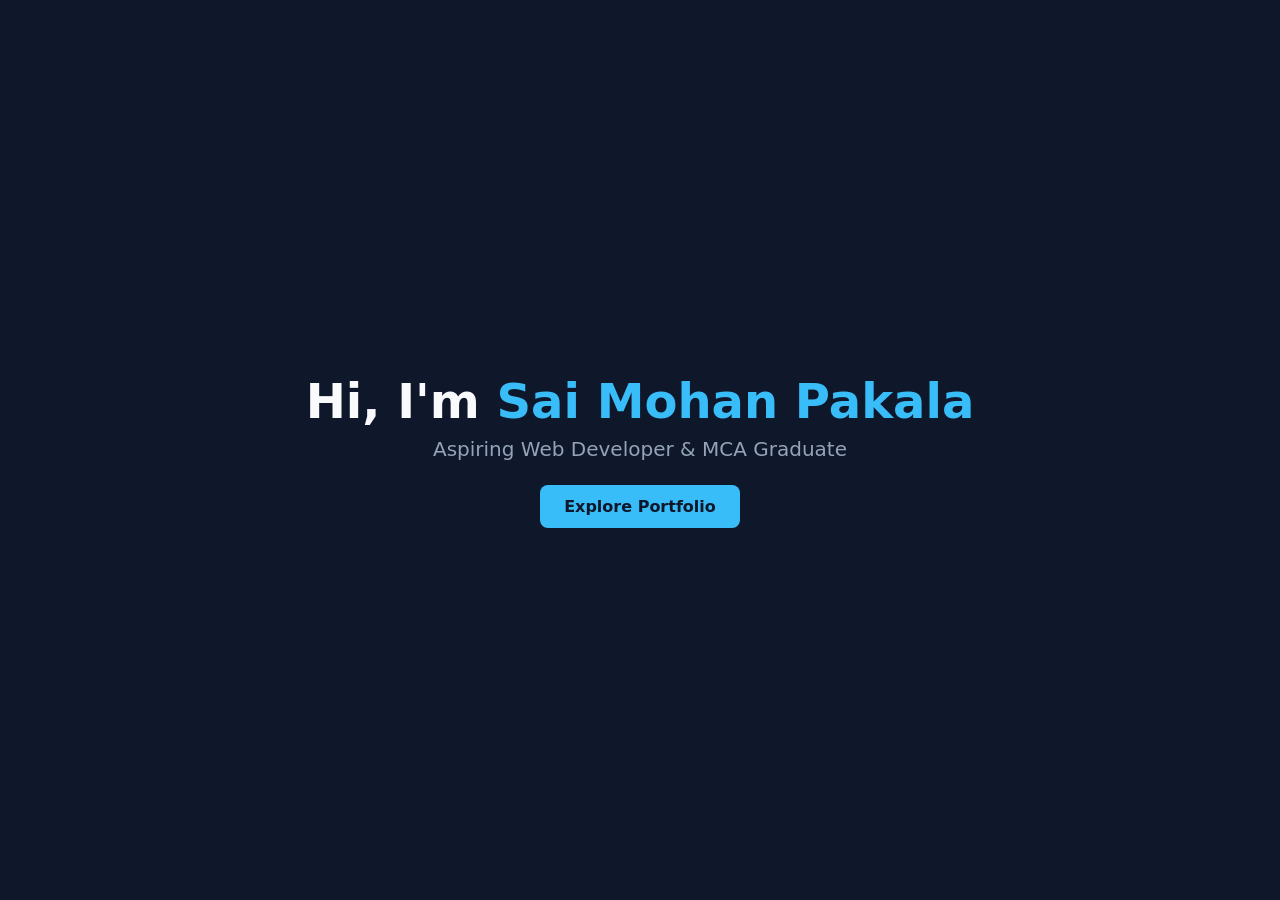
<file: index.html>
<!DOCTYPE html>
<html lang="en">
<head>
  <meta charset="UTF-8">
  <meta name="viewport" content="width=device-width, initial-scale=1.0">
  <title>Sai Mohan Pakala - Welcome</title>
  <link rel="stylesheet" href="style.css">
</head>
<body>

  <header class="hero-section">
    <div class="fade-in-up">
      <h1 class="animated-title">Hi, I'm <span class="highlight">Sai Mohan Pakala</span></h1>
      <p class="subtitle">Aspiring Web Developer & MCA Graduate</p>
      <a href="portfolio.html" class="btn">Explore Portfolio</a>
    </div>
  </header>
  

</body>
</html>
</file>
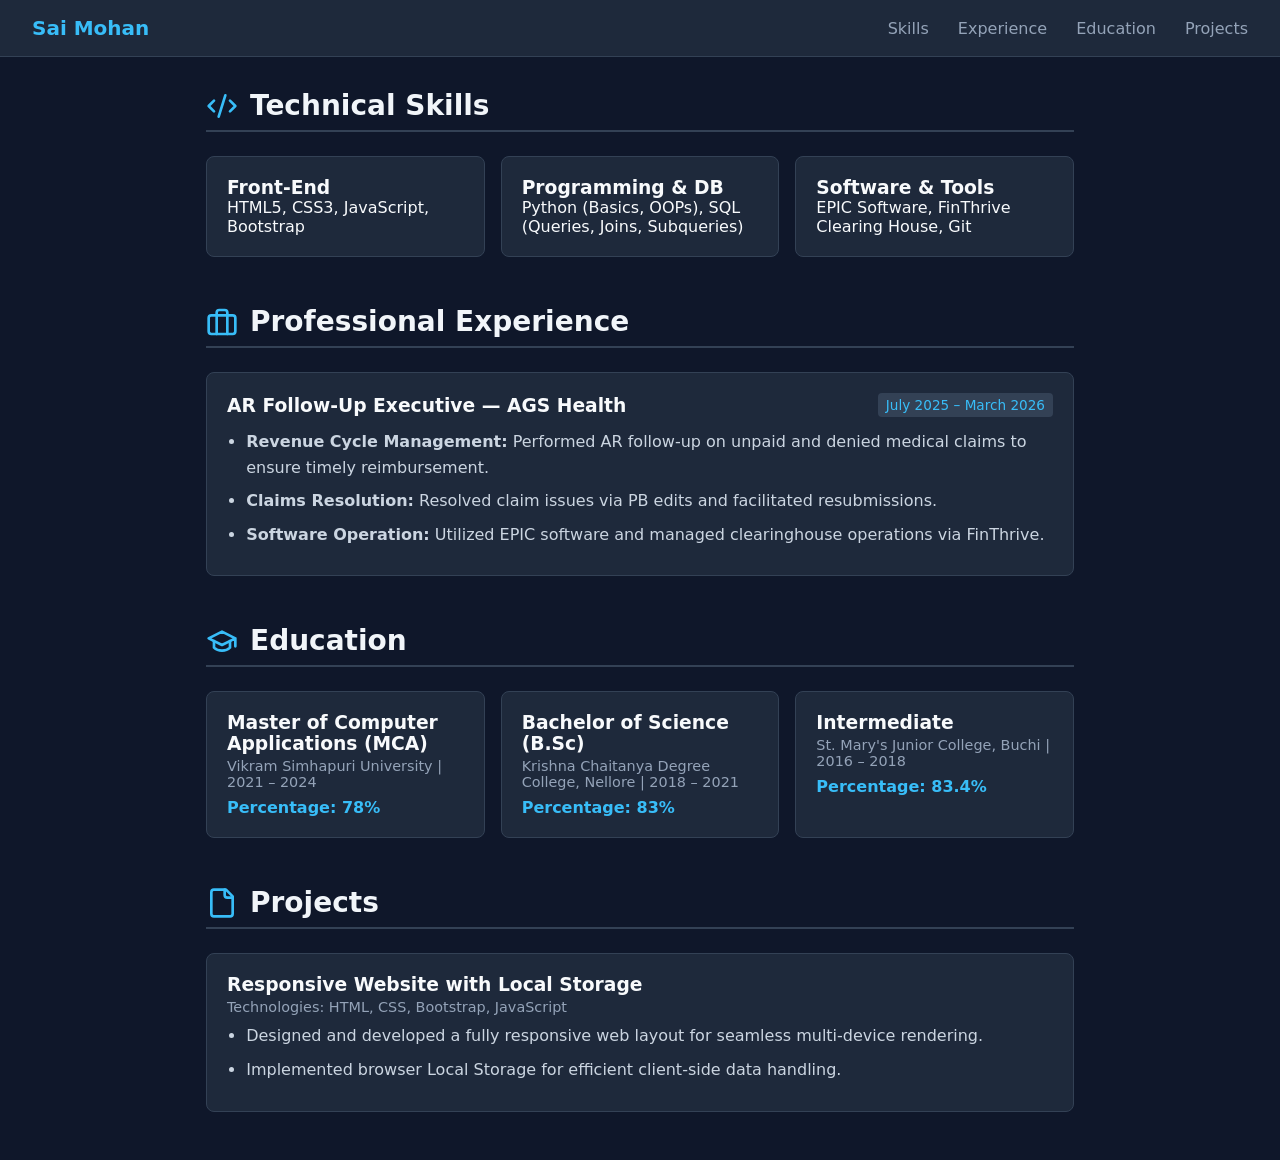
<file: portfolio.html>
<!DOCTYPE html>
<html lang="en">
<head>
  <meta charset="UTF-8">
  <meta name="viewport" content="width=device-width, initial-scale=1.0">
  <title>Sai Mohan Pakala - Portfolio</title>
  <link rel="stylesheet" href="style.css">
</head>
<body class="portfolio-body">

  <nav class="navbar">
    <a href="index.html" class="logo">Sai Mohan</a>
    <div class="nav-links">
      <a href="#skills">Skills</a>
      <a href="#experience">Experience</a>
      <a href="#education">Education</a>
      <a href="#projects">Projects</a>
    </div>
  </nav>

  <main class="container">

    
    <!-- SKILLS SECTION -->
    <section id="skills" class="section">
      <div class="section-title">
        <!-- Skills SVG Icon -->
        <svg xmlns="http://www.w3.org/2000/svg" width="32" height="32" viewBox="0 0 24 24" fill="none" stroke="#38bdf8" stroke-width="2" stroke-linecap="round" stroke-linejoin="round"><path d="m18 16 4-4-4-4"/><path d="m6 8-4 4 4 4"/><path d="m14.5 4-5 16"/></svg>
        <h2>Technical Skills</h2>
      </div>
 
      
      <div class="skills-grid">
        <div class="card">
          <h3>Front-End</h3>
          <p>HTML5, CSS3, JavaScript, Bootstrap</p>
        </div>
        <div class="card">
          <h3>Programming & DB</h3>
          <p>Python (Basics, OOPs), SQL (Queries, Joins, Subqueries)</p>
        </div>
        <div class="card">
          <h3>Software & Tools</h3>
          <p>EPIC Software, FinThrive Clearing House, Git</p>
        </div>
      </div>
    </section>

    <!-- EXPERIENCE SECTION -->
    <section id="experience" class="section">
      <div class="section-title">
        <!-- Experience SVG Icon -->
        <svg xmlns="http://www.w3.org/2000/svg" width="32" height="32" viewBox="0 0 24 24" fill="none" stroke="#38bdf8" stroke-width="2" stroke-linecap="round" stroke-linejoin="round"><rect width="20" height="14" x="2" y="7" rx="2" ry="2"/><path d="M16 21V5a2 2 0 0 0-2-2h-4a2 2 0 0 0-2 2v16"/></svg>
        <h2>Professional Experience</h2>
      </div>

      <div class="card card-wide">
        <div class="card-header">
          <h3>AR Follow-Up Executive — AGS Health</h3>
          <span class="badge">July 2025 – March 2026</span>
        </div>
        <ul>
          <li><strong>Revenue Cycle Management:</strong> Performed AR follow-up on unpaid and denied medical claims to ensure timely reimbursement.</li>
          <li><strong>Claims Resolution:</strong> Resolved claim issues via PB edits and facilitated resubmissions.</li>
          <li><strong>Software Operation:</strong> Utilized EPIC software and managed clearinghouse operations via FinThrive.</li>
        </ul>
      </div>
    </section>

    <!-- EDUCATION SECTION -->
    <section id="education" class="section">
      <div class="section-title">
        <!-- Education SVG Icon -->
        <svg xmlns="http://www.w3.org/2000/svg" width="32" height="32" viewBox="0 0 24 24" fill="none" stroke="#38bdf8" stroke-width="2" stroke-linecap="round" stroke-linejoin="round"><path d="M22 10v6M2 10l10-5 10 5-10 5z"/><path d="M6 12v5c3 3 9 3 12 0v-5"/></svg>
        <h2>Education</h2>
      </div>

      <div class="timeline">
        <div class="card">
          <h3>Master of Computer Applications (MCA)</h3>
          <p class="subtitle-text">Vikram Simhapuri University | 2021 – 2024</p>
          <p class="score">Percentage: 78%</p>
        </div>
        <div class="card">
          <h3>Bachelor of Science (B.Sc)</h3>
          <p class="subtitle-text">Krishna Chaitanya Degree College, Nellore | 2018 – 2021</p>
          <p class="score">Percentage: 83%</p>
        </div>
        <div class="card">
          <h3>Intermediate</h3>
          <p class="subtitle-text">St. Mary's Junior College, Buchi | 2016 – 2018</p>
          <p class="score">Percentage: 83.4%</p>
        </div>
      </div>
    </section>

    <!-- PROJECTS SECTION -->
    <section id="projects" class="section">
      <div class="section-title">
        <!-- Projects SVG Icon -->
        <svg xmlns="http://www.w3.org/2000/svg" width="32" height="32" viewBox="0 0 24 24" fill="none" stroke="#38bdf8" stroke-width="2" stroke-linecap="round" stroke-linejoin="round"><path d="M15 2H6a2 2 0 0 0-2 2v16a2 2 0 0 0 2 2h12a2 2 0 0 0 2-2V7Z"/><path d="M14 2v4a2 2 0 0 0 2 2h4"/></svg>
        <h2>Projects</h2>
      </div>

      <div class="card card-wide">
        <h3>Responsive Website with Local Storage</h3>
        <p class="subtitle-text">Technologies: HTML, CSS, Bootstrap, JavaScript</p>
        <ul>
          <li>Designed and developed a fully responsive web layout for seamless multi-device rendering.</li>
          <li>Implemented browser Local Storage for efficient client-side data handling.</li>
        </ul>
      </div>



  
  </div>

  
</section>
    </section>

  </main>
</body>
</html>
</file>
<file: style.css>
* {
  margin: 0;
  padding: 0;
  box-sizing: border-box;
}

body {
  font-family: system-ui, -apple-system, sans-serif;
  background-color: #0f172a;
  color: #f8fafc;
}

/* Opening Page Setup */
body:not(.portfolio-body) {
  display: flex;
  justify-content: center;
  align-items: center;
  height: 100vh;
}

.hero-section {
  text-align: center;
}

/* Animations */
.fade-in-up {
  opacity: 0;
  transform: translateY(30px);
  animation: fadeInUp 1.2s cubic-bezier(0.16, 1, 0.3, 1) forwards;
}

@keyframes fadeInUp {
  to {
    opacity: 1;
    transform: translateY(0);
  }
}

.animated-title {
  font-size: 3rem;
  margin-bottom: 0.5rem;
}

.highlight {
  color: #38bdf8;
}

.subtitle {
  font-size: 1.25rem;
  color: #94a3b8;
  margin-bottom: 1.5rem;
}

.btn {
  display: inline-block;
  padding: 0.75rem 1.5rem;
  background-color: #38bdf8;
  color: #0f172a;
  font-weight: bold;
  text-decoration: none;
  border-radius: 8px;
  transition: transform 0.3s ease, background-color 0.3s ease;
}

.btn:hover {
  transform: scale(1.05);
  background-color: #7dd3fc;
}

/* Main Portfolio Page Styling */
.navbar {
  position: sticky;
  top: 0;
  background-color: #1e293b;
  display: flex;
  justify-content: space-between;
  align-items: center;
  padding: 1rem 2rem;
  z-index: 100;
  border-bottom: 1px solid #334155;
}

.logo {
  font-size: 1.25rem;
  font-weight: bold;
  color: #38bdf8;
  text-decoration: none;
}

.nav-links a {
  color: #94a3b8;
  text-decoration: none;
  margin-left: 1.5rem;
  transition: color 0.2s ease;
}

.nav-links a:hover {
  color: #38bdf8;
}

.container {
  max-width: 900px;
  margin: 2rem auto;
  padding: 0 1rem;
}

.section {
  margin-bottom: 3rem;
}

.section-title {
  display: flex;
  align-items: center;
  gap: 0.75rem;
  margin-bottom: 1.5rem;
  border-bottom: 2px solid #334155;
  padding-bottom: 0.5rem;
}

.section-title h2 {
  font-size: 1.75rem;
  color: #f1f5f9;
}

/* Grid & Cards */
.skills-grid, .timeline {
  display: grid;
  grid-template-columns: repeat(auto-fit, minmax(250px, 1fr));
  gap: 1rem;
}

.card {
  background-color: #1e293b;
  padding: 1.25rem;
  border-radius: 8px;
  border: 1px solid #334155;
  transition: transform 0.2s ease, border-color 0.2s ease;
}

.card:hover {
  transform: translateY(-3px);
  border-color: #38bdf8;
}

.card-wide {
  margin-bottom: 1rem;
}

.card-header {
  display: flex;
  justify-content: space-between;
  align-items: center;
  margin-bottom: 0.75rem;
}

.badge {
  background-color: #334155;
  color: #38bdf8;
  font-size: 0.85rem;
  padding: 0.25rem 0.5rem;
  border-radius: 4px;
}

.subtitle-text {
  color: #94a3b8;
  font-size: 0.9rem;
  margin-top: 0.25rem;
  margin-bottom: 0.5rem;
}

.score {
  color: #38bdf8;
  font-weight: 600;
  margin-top: 0.5rem;
}

ul {
  padding-left: 1.2rem;
  color: #cbd5e1;
  line-height: 1.6;
}

li {
  margin-bottom: 0.5rem;
}


/* Responsive Video Container */
.video-container video,
.responsive-video iframe {
  width: 100%;
  max-width: 800px;
  height: 450px;
  border-radius: 8px;
  border: 1px solid #334155;
  display: block;
  margin: 0 auto;
}

@media (max-width: 600px) {
  .video-container video,
  .responsive-video iframe {
    height: 250px;
  }
}
</file>
